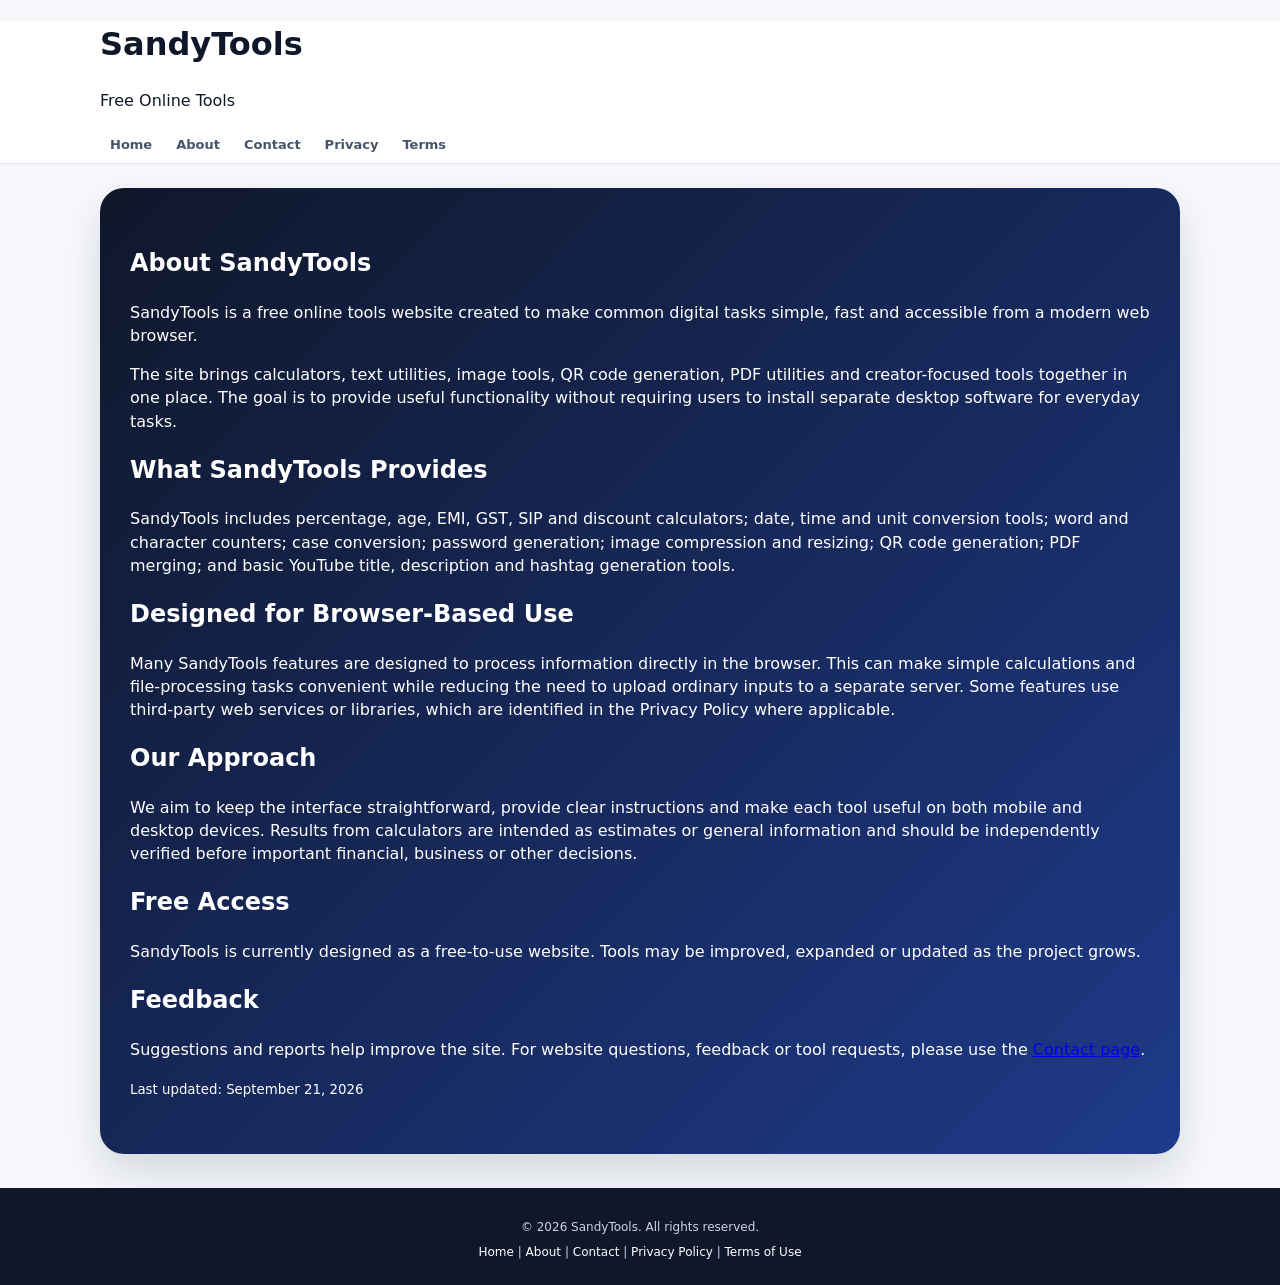
<file: about.html>
<!DOCTYPE html>
<html lang="en">
<head>
<meta charset="UTF-8">
<meta name="viewport" content="width=device-width, initial-scale=1.0">
<title>About SandyTools - Free Online Tools</title>
<meta name="description" content="Learn about SandyTools, a free online tools website offering calculators, image tools, QR tools, PDF tools, text utilities and creator tools.">
<meta name="robots" content="index, follow">
<link rel="canonical" href="https://sandeep0181.github.io/SandyTools/about.html">
<meta property="og:title" content="About SandyTools - Free Online Tools">
<meta property="og:description" content="Learn about SandyTools and the free browser-based tools available on the site.">
<meta property="og:type" content="website">
<meta property="og:url" content="https://sandeep0181.github.io/SandyTools/about.html">
<link rel="stylesheet" href="style.css">
</head>
<body>
<header>
<div class="wrap">
<h1>SandyTools</h1>
<p>Free Online Tools</p>
<nav class="site-nav" aria-label="Main navigation">
<a href="./">Home</a>
<a href="about.html">About</a>
<a href="contact.html">Contact</a>
<a href="privacy.html">Privacy</a>
<a href="terms.html">Terms</a>
</nav>
</div>
</header>
<main class="wrap">
<section class="hero">
<h2>About SandyTools</h2>
<p>SandyTools is a free online tools website created to make common digital tasks simple, fast and accessible from a modern web browser.</p>
<p>The site brings calculators, text utilities, image tools, QR code generation, PDF utilities and creator-focused tools together in one place. The goal is to provide useful functionality without requiring users to install separate desktop software for everyday tasks.</p>
<h2>What SandyTools Provides</h2>
<p>SandyTools includes percentage, age, EMI, GST, SIP and discount calculators; date, time and unit conversion tools; word and character counters; case conversion; password generation; image compression and resizing; QR code generation; PDF merging; and basic YouTube title, description and hashtag generation tools.</p>
<h2>Designed for Browser-Based Use</h2>
<p>Many SandyTools features are designed to process information directly in the browser. This can make simple calculations and file-processing tasks convenient while reducing the need to upload ordinary inputs to a separate server. Some features use third-party web services or libraries, which are identified in the Privacy Policy where applicable.</p>
<h2>Our Approach</h2>
<p>We aim to keep the interface straightforward, provide clear instructions and make each tool useful on both mobile and desktop devices. Results from calculators are intended as estimates or general information and should be independently verified before important financial, business or other decisions.</p>
<h2>Free Access</h2>
<p>SandyTools is currently designed as a free-to-use website. Tools may be improved, expanded or updated as the project grows.</p>
<h2>Feedback</h2>
<p>Suggestions and reports help improve the site. For website questions, feedback or tool requests, please use the <a href="contact.html">Contact page</a>.</p>
<p><small>Last updated: September 21, 2026</small></p>
</section>
</main>
<footer>
<div class="wrap">
<p>© 2026 SandyTools. All rights reserved.</p>
<p><a href="./">Home</a> | <a href="about.html">About</a> | <a href="contact.html">Contact</a> | <a href="privacy.html">Privacy Policy</a> | <a href="terms.html">Terms of Use</a></p>
</div>
</footer>
</body>
</html>
</file>
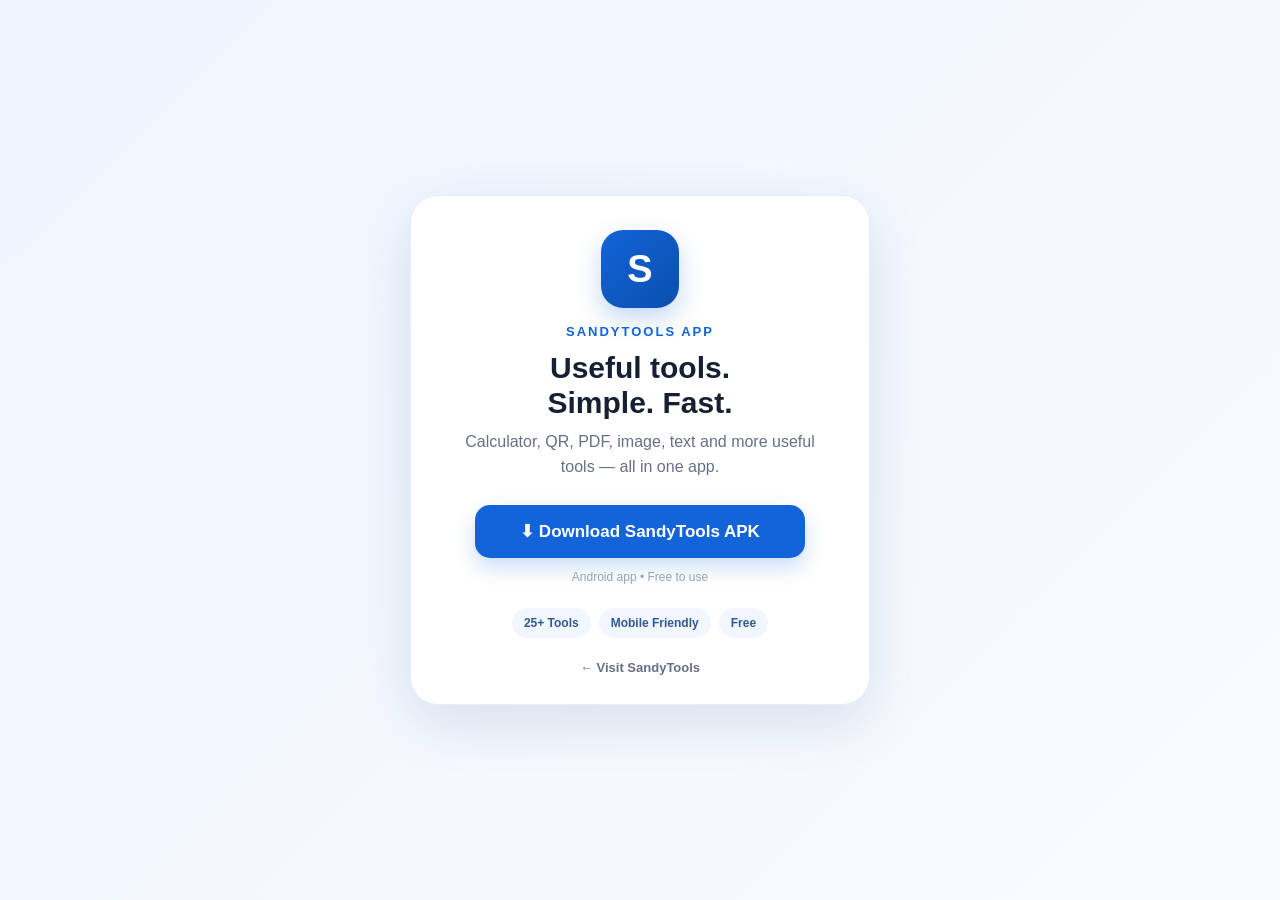
<file: app.html>
<!DOCTYPE html>
<html lang="en">
<head>
<meta charset="UTF-8">
<meta name="viewport" content="width=device-width, initial-scale=1.0">
<meta name="theme-color" content="#1264d8">
<title>SandyTools App — Download</title>
<meta name="description" content="Download the SandyTools Android app — useful tools in one simple, fast app.">
<style>
*{box-sizing:border-box}
body{margin:0;min-height:100vh;font-family:Inter,Arial,sans-serif;background:linear-gradient(135deg,#eef5ff,#f8fbff);color:#172033;display:flex;align-items:center;justify-content:center;padding:20px}
.card{width:100%;max-width:460px;background:#fff;border:1px solid #e7edf7;border-radius:28px;padding:34px 24px 28px;text-align:center;box-shadow:0 18px 55px rgba(18,52,100,.12)}
.logo{width:78px;height:78px;margin:0 auto 16px;border-radius:22px;background:linear-gradient(135deg,#1264d8,#0b4fae);color:#fff;display:grid;place-items:center;font-size:38px;font-weight:900;box-shadow:0 10px 24px rgba(18,100,216,.25)}
.brand{font-size:13px;font-weight:800;letter-spacing:2px;color:#1264d8}
h1{font-size:30px;line-height:1.15;margin:12px 0 10px}
p{margin:0 auto;color:#667085;line-height:1.55;max-width:350px}
.download{display:block;margin:25px auto 12px;max-width:330px;padding:16px 22px;border-radius:15px;background:#1264d8;color:#fff;text-decoration:none;font-size:17px;font-weight:800;box-shadow:0 9px 20px rgba(18,100,216,.22)}
.download:active{transform:scale(.98)}
.note{font-size:12px;color:#98a2b3;margin-top:10px}
.features{display:flex;justify-content:center;gap:8px;flex-wrap:wrap;margin-top:24px}
.features span{padding:8px 12px;border-radius:999px;background:#f1f6ff;color:#315a91;font-size:12px;font-weight:700}
.home{display:inline-block;margin-top:22px;color:#667085;text-decoration:none;font-size:13px;font-weight:600}
</style>
</head>
<body>
<main class="card">
  <div class="logo" aria-label="SandyTools logo">S</div>
  <div class="brand">SANDYTOOLS APP</div>
  <h1>Useful tools.<br>Simple. Fast.</h1>
  <p>Calculator, QR, PDF, image, text and more useful tools — all in one app.</p>
  <a class="download" href="https://github.com/SANDEEP0181/SandyTools/releases/download/v1.0.3/app-debug.apk">⬇ Download SandyTools APK</a>
  <div class="note">Android app • Free to use</div>
  <div class="features"><span>25+ Tools</span><span>Mobile Friendly</span><span>Free</span></div>
  <a class="home" href="./">← Visit SandyTools</a>
</main>
</body>
</html>
</file>
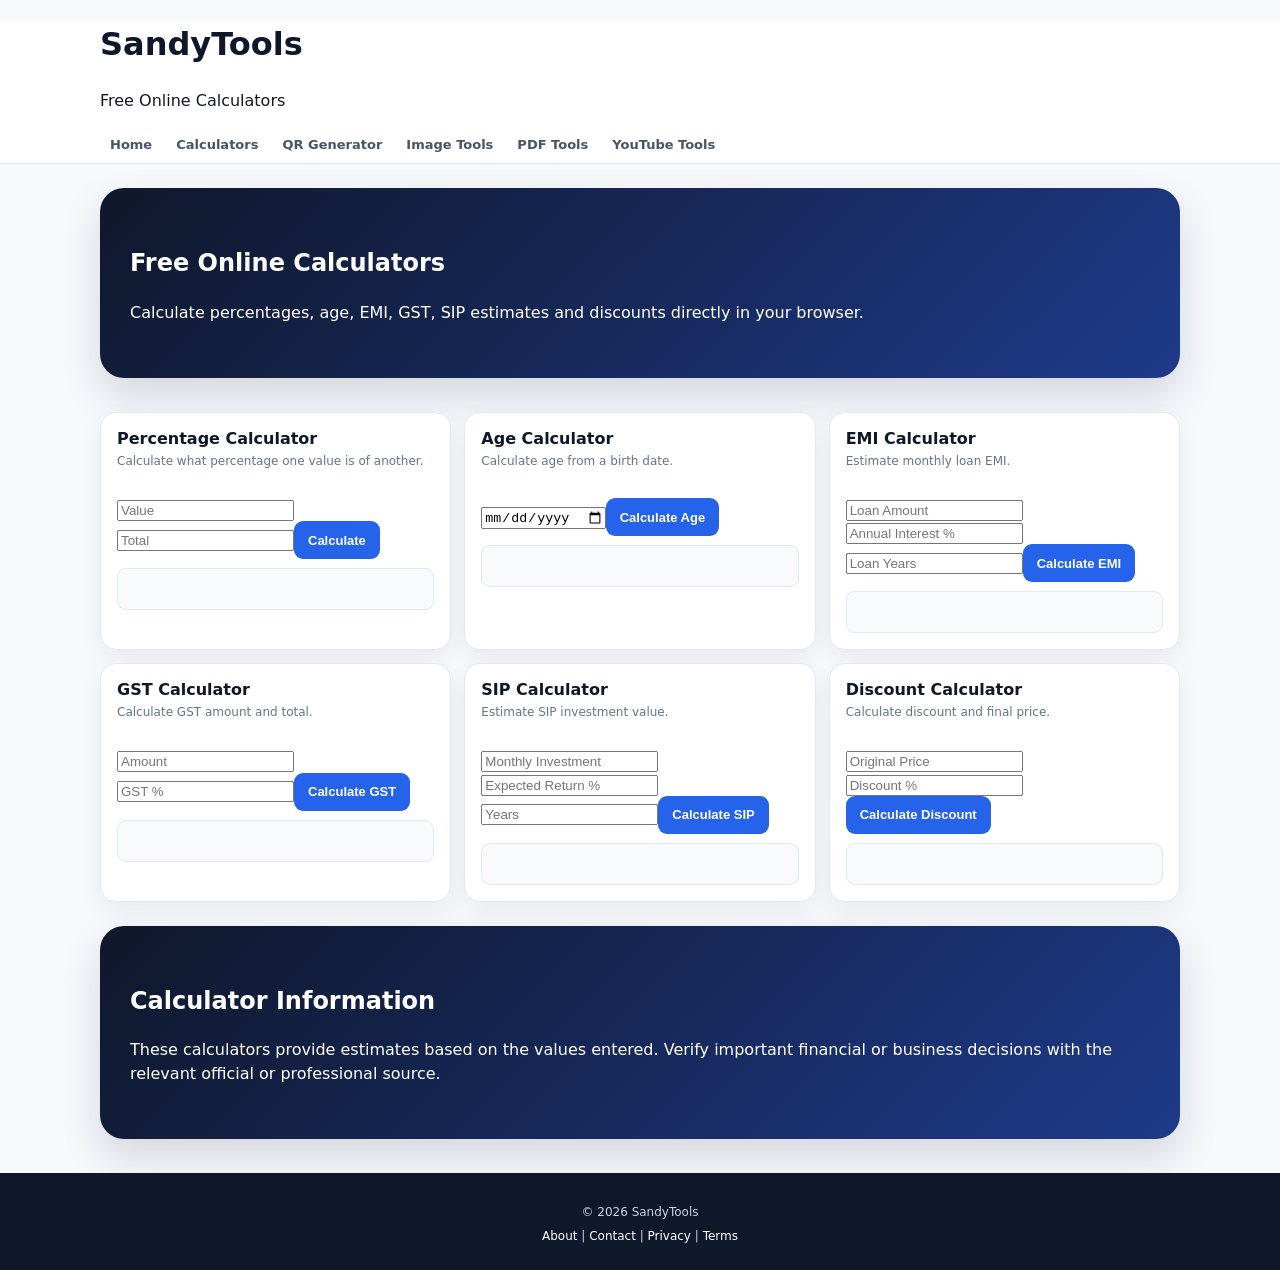
<file: calculator.html>
<!DOCTYPE html>
<html lang="en">
<head>
<meta charset="UTF-8"><meta name="viewport" content="width=device-width, initial-scale=1.0">
<title>Free Online Calculators - SandyTools</title>
<meta name="description" content="Use free online percentage, age, EMI, GST, SIP and discount calculators from SandyTools. Fast browser-based calculators for everyday use.">
<meta name="robots" content="index, follow">
<link rel="canonical" href="https://sandeep0181.github.io/SandyTools/calculator.html">
<meta property="og:title" content="Free Online Calculators - SandyTools"><meta property="og:description" content="Free percentage, age, EMI, GST, SIP and discount calculators."><meta property="og:type" content="website"><meta property="og:url" content="https://sandeep0181.github.io/SandyTools/calculator.html">
<link rel="stylesheet" href="style.css">
</head><body><header><div class="wrap"><h1>SandyTools</h1><p>Free Online Calculators</p><nav class="site-nav"><a href="./">Home</a><a href="calculator.html">Calculators</a><a href="qr-generator.html">QR Generator</a><a href="image-tools.html">Image Tools</a><a href="pdf-tools.html">PDF Tools</a><a href="youtube-tools.html">YouTube Tools</a></nav></div></header>
<main class="wrap"><section class="hero"><h2>Free Online Calculators</h2><p>Calculate percentages, age, EMI, GST, SIP estimates and discounts directly in your browser.</p></section>
<div class="tool-grid">
<div class="tool-box"><h3>Percentage Calculator</h3><p>Calculate what percentage one value is of another.</p><input id="percentValue" type="number" placeholder="Value"><input id="percentTotal" type="number" placeholder="Total"><button onclick="calculatePercentage()">Calculate</button><div id="percentResult" class="result"></div></div>
<div class="tool-box"><h3>Age Calculator</h3><p>Calculate age from a birth date.</p><input id="birthDate" type="date"><button onclick="calculateAge()">Calculate Age</button><div id="ageResult" class="result"></div></div>
<div class="tool-box"><h3>EMI Calculator</h3><p>Estimate monthly loan EMI.</p><input id="loanAmount" type="number" placeholder="Loan Amount"><input id="interestRate" type="number" placeholder="Annual Interest %"><input id="loanYears" type="number" placeholder="Loan Years"><button onclick="calculateEMI()">Calculate EMI</button><div id="emiResult" class="result"></div></div>
<div class="tool-box"><h3>GST Calculator</h3><p>Calculate GST amount and total.</p><input id="gstAmount" type="number" placeholder="Amount"><input id="gstRate" type="number" placeholder="GST %"><button onclick="calculateGST()">Calculate GST</button><div id="gstResult" class="result"></div></div>
<div class="tool-box"><h3>SIP Calculator</h3><p>Estimate SIP investment value.</p><input id="sipMonthly" type="number" placeholder="Monthly Investment"><input id="sipRate" type="number" placeholder="Expected Return %"><input id="sipYears" type="number" placeholder="Years"><button onclick="calculateSIP()">Calculate SIP</button><div id="sipResult" class="result"></div></div>
<div class="tool-box"><h3>Discount Calculator</h3><p>Calculate discount and final price.</p><input id="discountPrice" type="number" placeholder="Original Price"><input id="discountRate" type="number" placeholder="Discount %"><button onclick="calculateDiscount()">Calculate Discount</button><div id="discountResult" class="result"></div></div>
</div>
<section class="hero"><h2>Calculator Information</h2><p>These calculators provide estimates based on the values entered. Verify important financial or business decisions with the relevant official or professional source.</p></section></main>
<footer><div class="wrap"><p>© 2026 SandyTools</p><p><a href="about.html">About</a> | <a href="contact.html">Contact</a> | <a href="privacy.html">Privacy</a> | <a href="terms.html">Terms</a></p></div></footer>
<script src="script.js"></script></body></html>
</file>
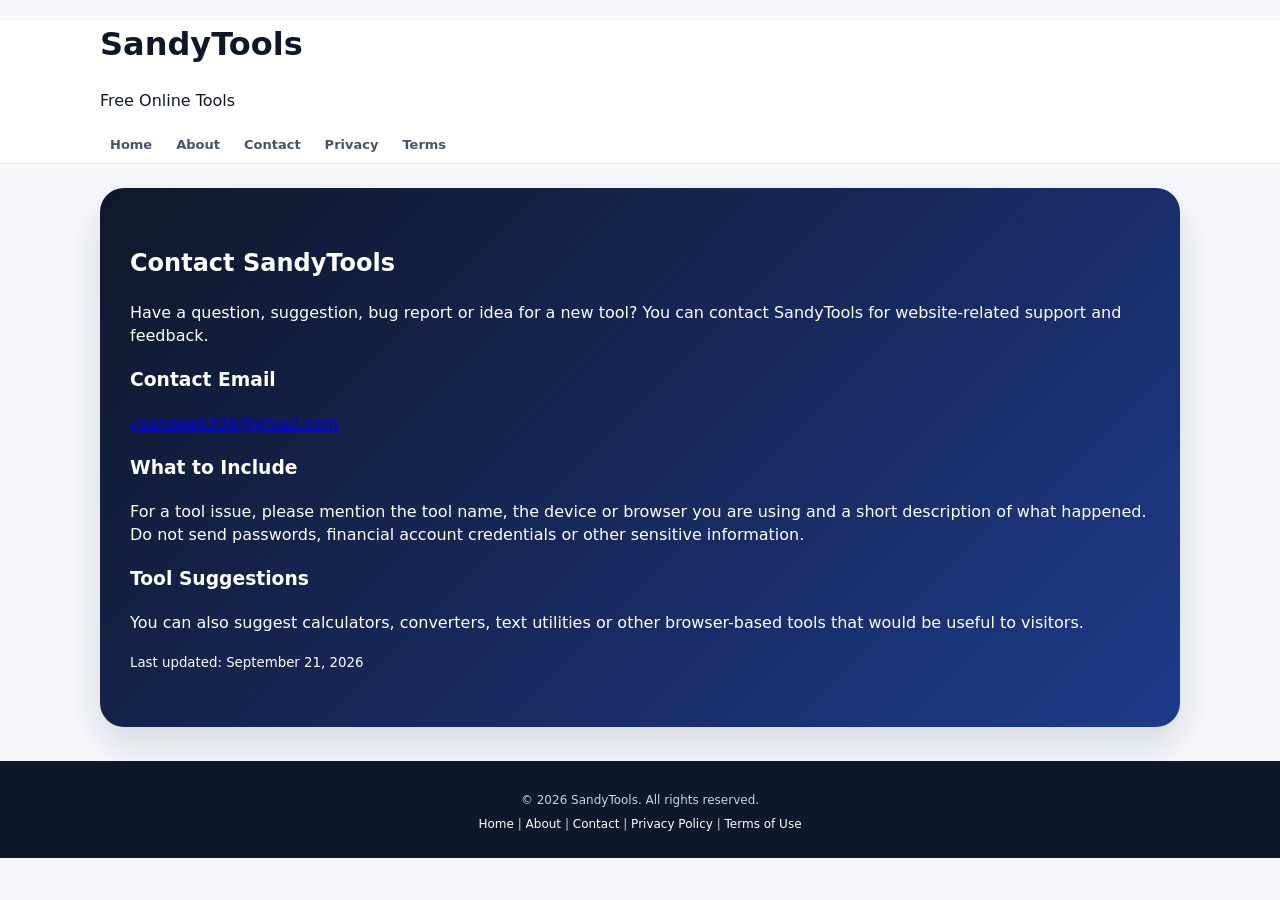
<file: contact.html>
<!DOCTYPE html>
<html lang="en">
<head>
<meta charset="UTF-8">
<meta name="viewport" content="width=device-width, initial-scale=1.0">
<title>Contact SandyTools - Questions, Feedback & Suggestions</title>
<meta name="description" content="Contact SandyTools for questions, feedback, suggestions, tool requests and website-related support.">
<meta name="robots" content="index, follow">
<link rel="canonical" href="https://sandeep0181.github.io/SandyTools/contact.html">
<meta property="og:title" content="Contact SandyTools">
<meta property="og:description" content="Contact SandyTools for questions, feedback and tool suggestions.">
<meta property="og:type" content="website">
<meta property="og:url" content="https://sandeep0181.github.io/SandyTools/contact.html">
<link rel="stylesheet" href="style.css">
</head>
<body>
<header>
<div class="wrap">
<h1>SandyTools</h1>
<p>Free Online Tools</p>
<nav class="site-nav" aria-label="Main navigation">
<a href="./">Home</a>
<a href="about.html">About</a>
<a href="contact.html">Contact</a>
<a href="privacy.html">Privacy</a>
<a href="terms.html">Terms</a>
</nav>
</div>
</header>
<main class="wrap">
<section class="hero">
<h2>Contact SandyTools</h2>
<p>Have a question, suggestion, bug report or idea for a new tool? You can contact SandyTools for website-related support and feedback.</p>
<h3>Contact Email</h3>
<p><a href="mailto:ysandeep336@gmail.com">ysandeep336@gmail.com</a></p>
<h3>What to Include</h3>
<p>For a tool issue, please mention the tool name, the device or browser you are using and a short description of what happened. Do not send passwords, financial account credentials or other sensitive information.</p>
<h3>Tool Suggestions</h3>
<p>You can also suggest calculators, converters, text utilities or other browser-based tools that would be useful to visitors.</p>
<p><small>Last updated: September 21, 2026</small></p>
</section>
</main>
<footer>
<div class="wrap">
<p>© 2026 SandyTools. All rights reserved.</p>
<p><a href="./">Home</a> | <a href="about.html">About</a> | <a href="contact.html">Contact</a> | <a href="privacy.html">Privacy Policy</a> | <a href="terms.html">Terms of Use</a></p>
</div>
</footer>
</body>
</html>
</file>
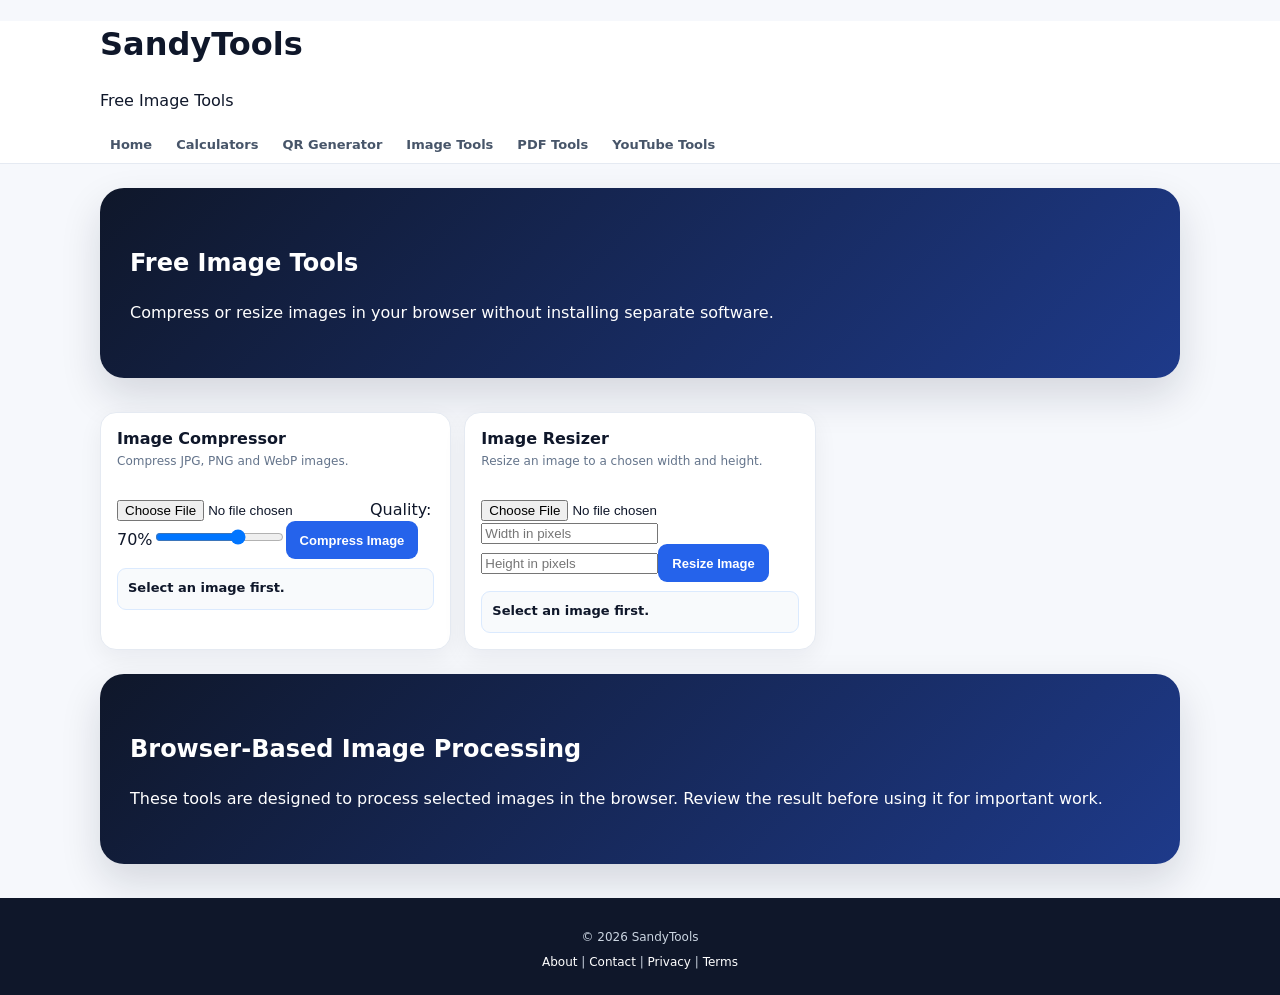
<file: image-tools.html>
<!DOCTYPE html>
<html lang="en">
<head>
<meta charset="UTF-8"><meta name="viewport" content="width=device-width, initial-scale=1.0">
<title>Free Image Tools - Compressor & Resizer | SandyTools</title>
<meta name="description" content="Use free browser-based image tools from SandyTools to compress and resize JPG, PNG and WebP images.">
<meta name="robots" content="index, follow"><link rel="canonical" href="https://sandeep0181.github.io/SandyTools/image-tools.html">
<meta property="og:title" content="Free Image Tools - SandyTools"><meta property="og:description" content="Compress and resize images directly in your browser."><meta property="og:type" content="website"><meta property="og:url" content="https://sandeep0181.github.io/SandyTools/image-tools.html">
<link rel="stylesheet" href="style.css">
</head><body><header><div class="wrap"><h1>SandyTools</h1><p>Free Image Tools</p><nav class="site-nav"><a href="./">Home</a><a href="calculator.html">Calculators</a><a href="qr-generator.html">QR Generator</a><a href="image-tools.html">Image Tools</a><a href="pdf-tools.html">PDF Tools</a><a href="youtube-tools.html">YouTube Tools</a></nav></div></header>
<main class="wrap"><section class="hero"><h2>Free Image Tools</h2><p>Compress or resize images in your browser without installing separate software.</p></section>
<div class="tool-grid"><div class="tool-box"><h3>Image Compressor</h3><p>Compress JPG, PNG and WebP images.</p><input type="file" id="compressImage" accept="image/*"><label>Quality: <span id="qualityValue">70</span>%</label><input type="range" id="compressQuality" min="10" max="100" value="70" oninput="document.getElementById('qualityValue').innerText=this.value"><button onclick="compressImageFile()">Compress Image</button><div id="compressResult" class="result">Select an image first.</div></div>
<div class="tool-box"><h3>Image Resizer</h3><p>Resize an image to a chosen width and height.</p><input type="file" id="resizeImage" accept="image/*"><input type="number" id="resizeWidth" placeholder="Width in pixels"><input type="number" id="resizeHeight" placeholder="Height in pixels"><button onclick="resizeImageFile()">Resize Image</button><div id="resizeResult" class="result">Select an image first.</div></div></div>
<section class="hero"><h2>Browser-Based Image Processing</h2><p>These tools are designed to process selected images in the browser. Review the result before using it for important work.</p></section></main>
<footer><div class="wrap"><p>© 2026 SandyTools</p><p><a href="about.html">About</a> | <a href="contact.html">Contact</a> | <a href="privacy.html">Privacy</a> | <a href="terms.html">Terms</a></p></div></footer>
<script src="script.js"></script></body></html>
</file>
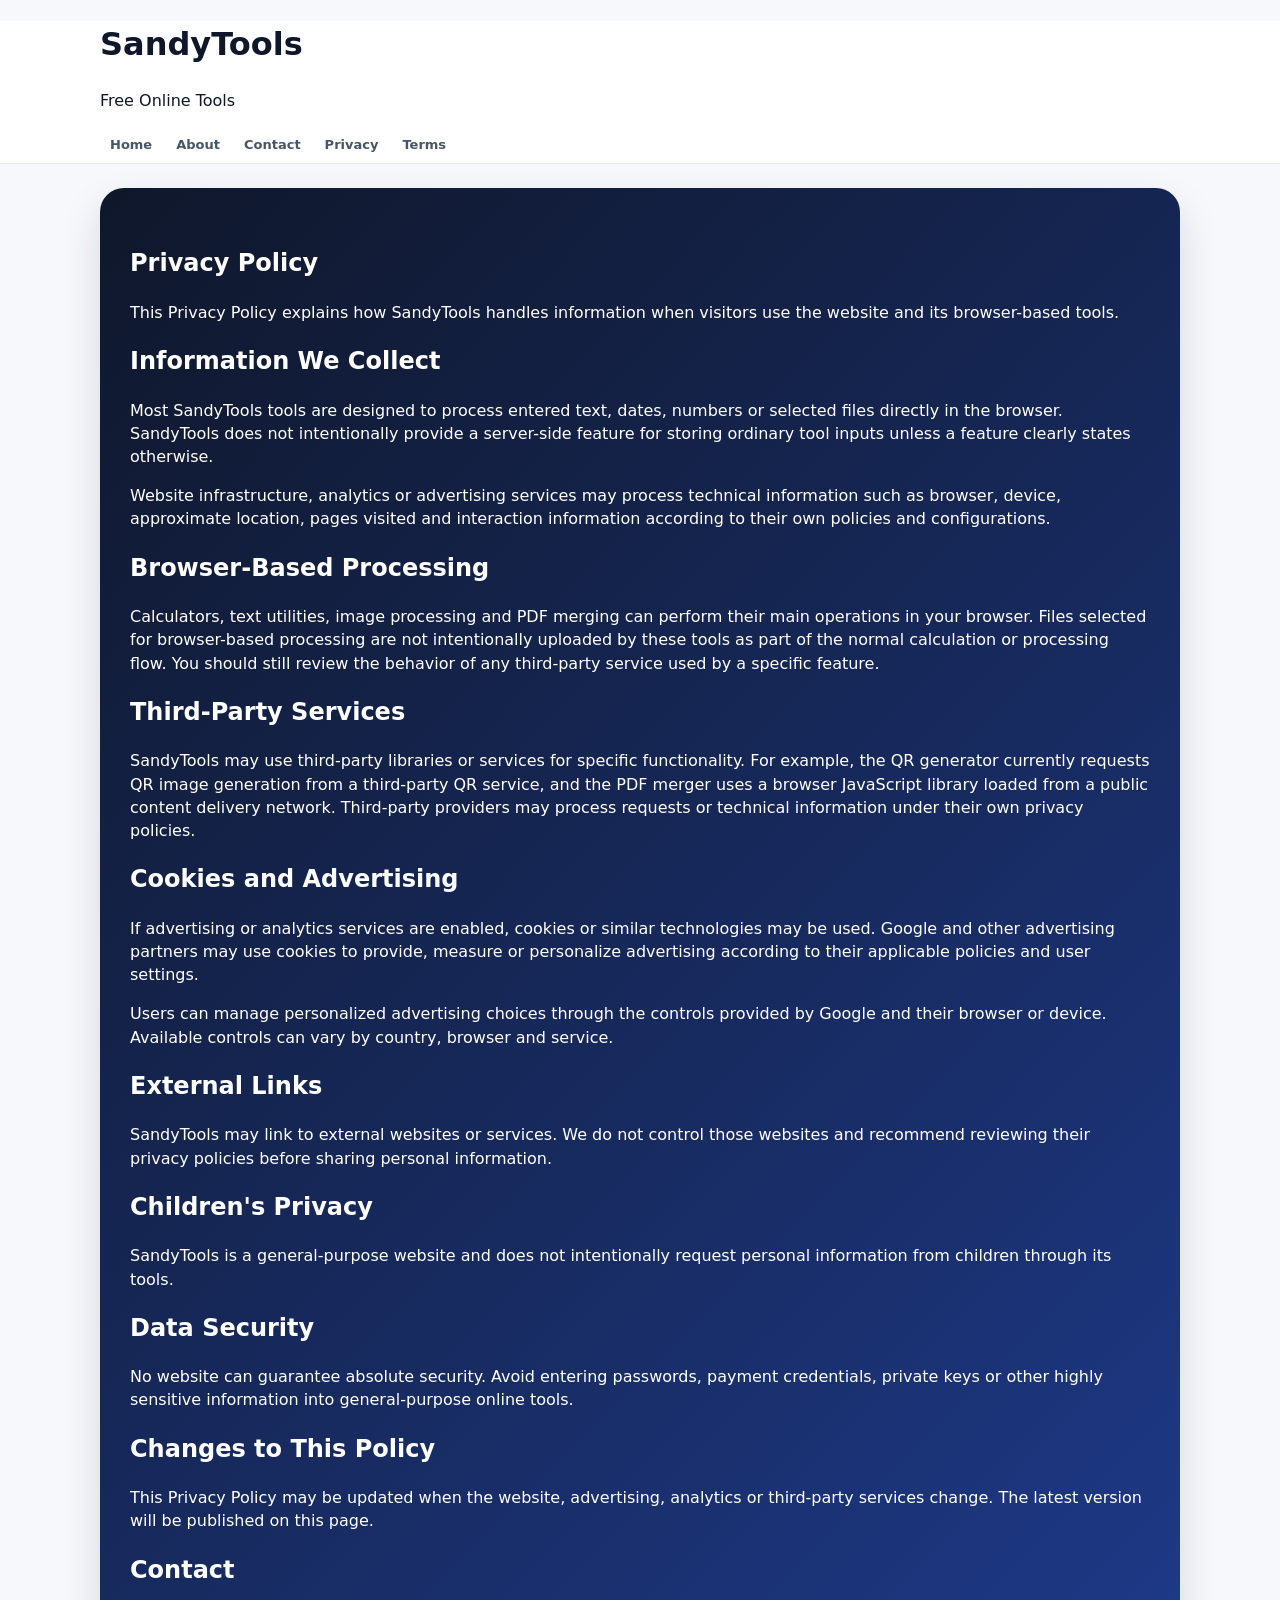
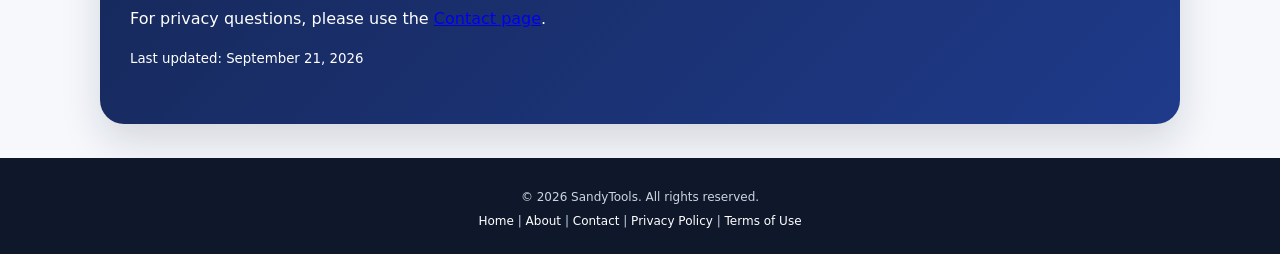
<file: privacy.html>
<!DOCTYPE html>
<html lang="en">
<head>
<meta charset="UTF-8">
<meta name="viewport" content="width=device-width, initial-scale=1.0">
<title>Privacy Policy - SandyTools</title>
<meta name="description" content="Read the SandyTools Privacy Policy, including information about browser-based processing, cookies, advertising, analytics and third-party services.">
<meta name="robots" content="index, follow">
<link rel="canonical" href="https://sandeep0181.github.io/SandyTools/privacy.html">
<meta property="og:title" content="Privacy Policy - SandyTools">
<meta property="og:description" content="Learn how SandyTools handles browser-based tool inputs, cookies, advertising and third-party services.">
<meta property="og:type" content="website">
<meta property="og:url" content="https://sandeep0181.github.io/SandyTools/privacy.html">
<link rel="stylesheet" href="style.css">
</head>
<body>
<header>
<div class="wrap">
<h1>SandyTools</h1><p>Free Online Tools</p>
<nav class="site-nav" aria-label="Main navigation">
<a href="./">Home</a><a href="about.html">About</a><a href="contact.html">Contact</a><a href="privacy.html">Privacy</a><a href="terms.html">Terms</a>
</nav>
</div>
</header>
<main class="wrap"><section class="hero">
<h2>Privacy Policy</h2>
<p>This Privacy Policy explains how SandyTools handles information when visitors use the website and its browser-based tools.</p>
<h2>Information We Collect</h2>
<p>Most SandyTools tools are designed to process entered text, dates, numbers or selected files directly in the browser. SandyTools does not intentionally provide a server-side feature for storing ordinary tool inputs unless a feature clearly states otherwise.</p>
<p>Website infrastructure, analytics or advertising services may process technical information such as browser, device, approximate location, pages visited and interaction information according to their own policies and configurations.</p>
<h2>Browser-Based Processing</h2>
<p>Calculators, text utilities, image processing and PDF merging can perform their main operations in your browser. Files selected for browser-based processing are not intentionally uploaded by these tools as part of the normal calculation or processing flow. You should still review the behavior of any third-party service used by a specific feature.</p>
<h2>Third-Party Services</h2>
<p>SandyTools may use third-party libraries or services for specific functionality. For example, the QR generator currently requests QR image generation from a third-party QR service, and the PDF merger uses a browser JavaScript library loaded from a public content delivery network. Third-party providers may process requests or technical information under their own privacy policies.</p>
<h2>Cookies and Advertising</h2>
<p>If advertising or analytics services are enabled, cookies or similar technologies may be used. Google and other advertising partners may use cookies to provide, measure or personalize advertising according to their applicable policies and user settings.</p>
<p>Users can manage personalized advertising choices through the controls provided by Google and their browser or device. Available controls can vary by country, browser and service.</p>
<h2>External Links</h2>
<p>SandyTools may link to external websites or services. We do not control those websites and recommend reviewing their privacy policies before sharing personal information.</p>
<h2>Children's Privacy</h2>
<p>SandyTools is a general-purpose website and does not intentionally request personal information from children through its tools.</p>
<h2>Data Security</h2>
<p>No website can guarantee absolute security. Avoid entering passwords, payment credentials, private keys or other highly sensitive information into general-purpose online tools.</p>
<h2>Changes to This Policy</h2>
<p>This Privacy Policy may be updated when the website, advertising, analytics or third-party services change. The latest version will be published on this page.</p>
<h2>Contact</h2>
<p>For privacy questions, please use the <a href="contact.html">Contact page</a>.</p>
<p><small>Last updated: September 21, 2026</small></p>
</section></main>
<footer><div class="wrap">
<p>© 2026 SandyTools. All rights reserved.</p>
<p><a href="./">Home</a> | <a href="about.html">About</a> | <a href="contact.html">Contact</a> | <a href="privacy.html">Privacy Policy</a> | <a href="terms.html">Terms of Use</a></p>
</div></footer>
</body>
</html>
</file>
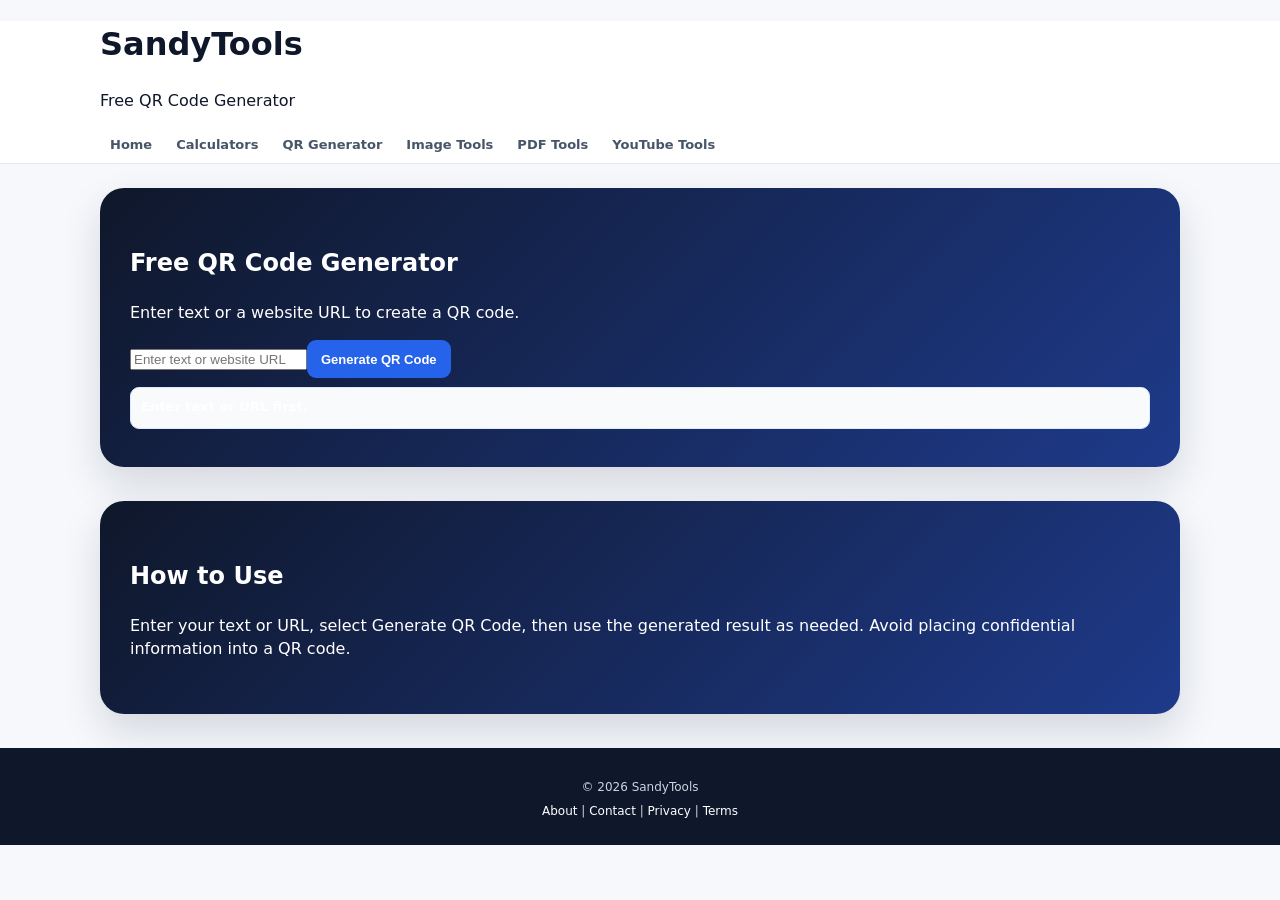
<file: qr-generator.html>
<!DOCTYPE html>
<html lang="en">
<head>
<meta charset="UTF-8"><meta name="viewport" content="width=device-width, initial-scale=1.0">
<title>Free QR Code Generator - SandyTools</title>
<meta name="description" content="Create a free QR code from text or a website URL with the SandyTools online QR Code Generator.">
<meta name="robots" content="index, follow"><link rel="canonical" href="https://sandeep0181.github.io/SandyTools/qr-generator.html">
<meta property="og:title" content="Free QR Code Generator - SandyTools"><meta property="og:description" content="Generate QR codes from text or URLs online."><meta property="og:type" content="website"><meta property="og:url" content="https://sandeep0181.github.io/SandyTools/qr-generator.html">
<link rel="stylesheet" href="style.css">
</head><body><header><div class="wrap"><h1>SandyTools</h1><p>Free QR Code Generator</p><nav class="site-nav"><a href="./">Home</a><a href="calculator.html">Calculators</a><a href="qr-generator.html">QR Generator</a><a href="image-tools.html">Image Tools</a><a href="pdf-tools.html">PDF Tools</a><a href="youtube-tools.html">YouTube Tools</a></nav></div></header>
<main class="wrap"><section class="hero"><h2>Free QR Code Generator</h2><p>Enter text or a website URL to create a QR code.</p><input id="qrText" type="text" placeholder="Enter text or website URL"><button onclick="generateQR()">Generate QR Code</button><div id="qrResult" class="result">Enter text or URL first.</div></section>
<section class="hero"><h2>How to Use</h2><p>Enter your text or URL, select Generate QR Code, then use the generated result as needed. Avoid placing confidential information into a QR code.</p></section></main>
<footer><div class="wrap"><p>© 2026 SandyTools</p><p><a href="about.html">About</a> | <a href="contact.html">Contact</a> | <a href="privacy.html">Privacy</a> | <a href="terms.html">Terms</a></p></div></footer>
<script src="script.js"></script></body></html>
</file>
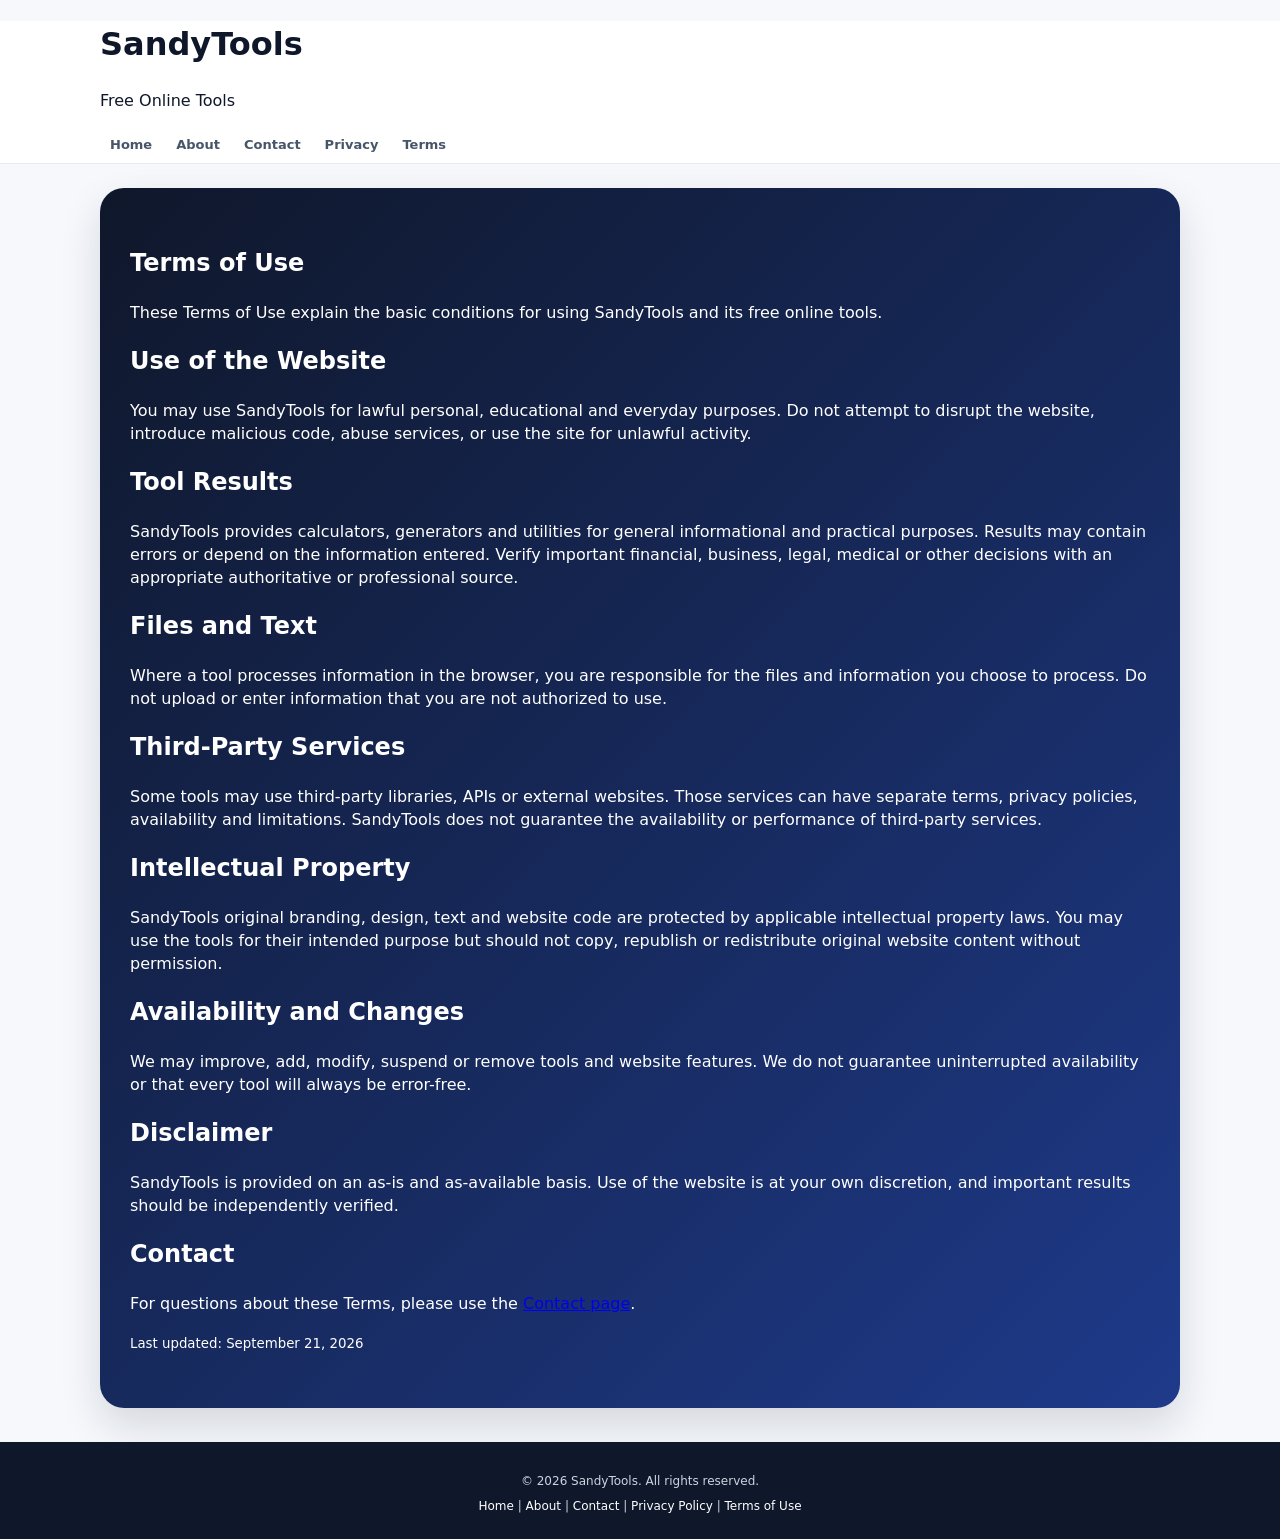
<file: terms.html>
<!DOCTYPE html>
<html lang="en">
<head>
<meta charset="UTF-8">
<meta name="viewport" content="width=device-width, initial-scale=1.0">
<title>Terms of Use - SandyTools</title>
<meta name="description" content="Read the SandyTools Terms of Use for calculators, generators, image tools, PDF utilities and other free online services.">
<meta name="robots" content="index, follow">
<link rel="canonical" href="https://sandeep0181.github.io/SandyTools/terms.html">
<meta property="og:title" content="Terms of Use - SandyTools">
<meta property="og:description" content="Terms for using SandyTools free online tools and website services.">
<meta property="og:type" content="website">
<meta property="og:url" content="https://sandeep0181.github.io/SandyTools/terms.html">
<link rel="stylesheet" href="style.css">
</head>
<body>
<header>
<div class="wrap">
<h1>SandyTools</h1><p>Free Online Tools</p>
<nav class="site-nav" aria-label="Main navigation">
<a href="./">Home</a><a href="about.html">About</a><a href="contact.html">Contact</a><a href="privacy.html">Privacy</a><a href="terms.html">Terms</a>
</nav>
</div>
</header>
<main class="wrap"><section class="hero">
<h2>Terms of Use</h2>
<p>These Terms of Use explain the basic conditions for using SandyTools and its free online tools.</p>
<h2>Use of the Website</h2>
<p>You may use SandyTools for lawful personal, educational and everyday purposes. Do not attempt to disrupt the website, introduce malicious code, abuse services, or use the site for unlawful activity.</p>
<h2>Tool Results</h2>
<p>SandyTools provides calculators, generators and utilities for general informational and practical purposes. Results may contain errors or depend on the information entered. Verify important financial, business, legal, medical or other decisions with an appropriate authoritative or professional source.</p>
<h2>Files and Text</h2>
<p>Where a tool processes information in the browser, you are responsible for the files and information you choose to process. Do not upload or enter information that you are not authorized to use.</p>
<h2>Third-Party Services</h2>
<p>Some tools may use third-party libraries, APIs or external websites. Those services can have separate terms, privacy policies, availability and limitations. SandyTools does not guarantee the availability or performance of third-party services.</p>
<h2>Intellectual Property</h2>
<p>SandyTools original branding, design, text and website code are protected by applicable intellectual property laws. You may use the tools for their intended purpose but should not copy, republish or redistribute original website content without permission.</p>
<h2>Availability and Changes</h2>
<p>We may improve, add, modify, suspend or remove tools and website features. We do not guarantee uninterrupted availability or that every tool will always be error-free.</p>
<h2>Disclaimer</h2>
<p>SandyTools is provided on an as-is and as-available basis. Use of the website is at your own discretion, and important results should be independently verified.</p>
<h2>Contact</h2>
<p>For questions about these Terms, please use the <a href="contact.html">Contact page</a>.</p>
<p><small>Last updated: September 21, 2026</small></p>
</section></main>
<footer><div class="wrap">
<p>© 2026 SandyTools. All rights reserved.</p>
<p><a href="./">Home</a> | <a href="about.html">About</a> | <a href="contact.html">Contact</a> | <a href="privacy.html">Privacy Policy</a> | <a href="terms.html">Terms of Use</a></p>
</div></footer>
</body>
</html>
</file>
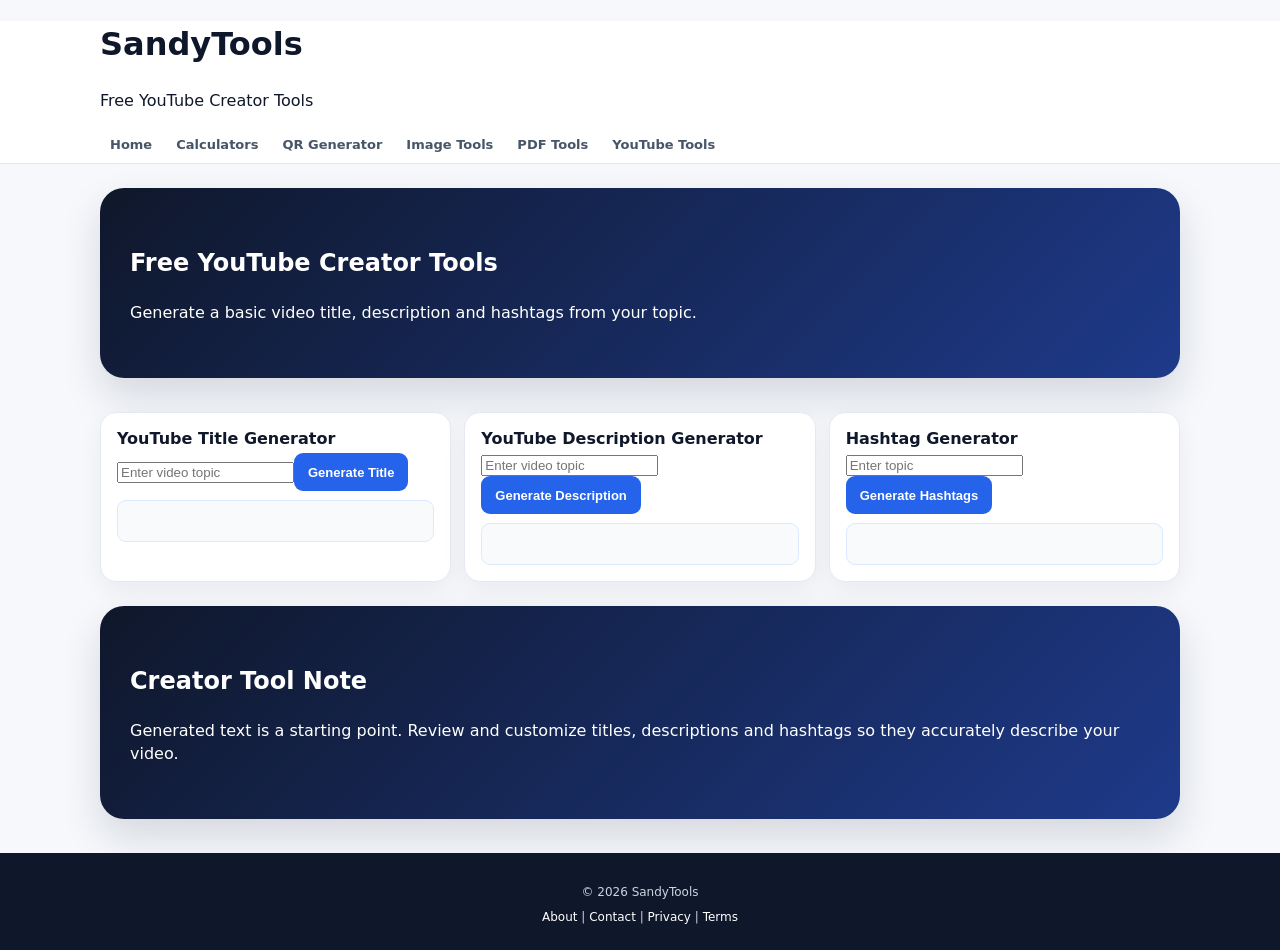
<file: youtube-tools.html>
<!DOCTYPE html>
<html lang="en">
<head>
<meta charset="UTF-8"><meta name="viewport" content="width=device-width, initial-scale=1.0">
<title>Free YouTube Tools - Title, Description & Hashtag Generator | SandyTools</title>
<meta name="description" content="Create YouTube titles, descriptions and hashtags with free browser-based creator tools from SandyTools.">
<meta name="robots" content="index, follow"><link rel="canonical" href="https://sandeep0181.github.io/SandyTools/youtube-tools.html">
<meta property="og:title" content="Free YouTube Tools - SandyTools"><meta property="og:description" content="Free YouTube title, description and hashtag generators."><meta property="og:type" content="website"><meta property="og:url" content="https://sandeep0181.github.io/SandyTools/youtube-tools.html">
<link rel="stylesheet" href="style.css">
</head><body><header><div class="wrap"><h1>SandyTools</h1><p>Free YouTube Creator Tools</p><nav class="site-nav"><a href="./">Home</a><a href="calculator.html">Calculators</a><a href="qr-generator.html">QR Generator</a><a href="image-tools.html">Image Tools</a><a href="pdf-tools.html">PDF Tools</a><a href="youtube-tools.html">YouTube Tools</a></nav></div></header>
<main class="wrap"><section class="hero"><h2>Free YouTube Creator Tools</h2><p>Generate a basic video title, description and hashtags from your topic.</p></section>
<div class="tool-grid"><div class="tool-box"><h3>YouTube Title Generator</h3><input id="titleTopic" placeholder="Enter video topic"><button onclick="generateTitle()">Generate Title</button><div id="titleResult" class="result"></div></div>
<div class="tool-box"><h3>YouTube Description Generator</h3><input id="descriptionTopic" placeholder="Enter video topic"><button onclick="generateDescription()">Generate Description</button><div id="descriptionResult" class="result"></div></div>
<div class="tool-box"><h3>Hashtag Generator</h3><input id="hashtagTopic" placeholder="Enter topic"><button onclick="generateHashtags()">Generate Hashtags</button><div id="hashtagResult" class="result"></div></div></div>
<section class="hero"><h2>Creator Tool Note</h2><p>Generated text is a starting point. Review and customize titles, descriptions and hashtags so they accurately describe your video.</p></section></main>
<footer><div class="wrap"><p>© 2026 SandyTools</p><p><a href="about.html">About</a> | <a href="contact.html">Contact</a> | <a href="privacy.html">Privacy</a> | <a href="terms.html">Terms</a></p></div></footer>
<script src="script.js"></script></body></html>
</file>
<file: style.css>
:root{--bg:#f6f8fc;--surface:#fff;--surface2:#f8fafc;--text:#0f172a;--muted:#64748b;--brand:#2563eb;--brand2:#1d4ed8;--border:#e5eaf2;--shadow:0 8px 24px rgba(15,23,42,.06)}
*{box-sizing:border-box}
html{scroll-behavior:smooth}
body{margin:0;background:var(--bg);color:var(--text);font-family:Inter,ui-sans-serif,system-ui,-apple-system,"Segoe UI",Arial,sans-serif;line-height:1.45}
.wrap{width:min(1080px,92%);margin:auto}
header{background:#fff;border-bottom:1px solid var(--border);position:sticky;top:0;z-index:20}
.topbar{min-height:70px;display:flex;align-items:center;justify-content:space-between;gap:20px}
.brand{display:flex;align-items:center;gap:10px;color:var(--text);text-decoration:none}
.brand-mark{width:38px;height:38px;border-radius:12px;background:linear-gradient(135deg,var(--brand),#60a5fa);color:#fff;display:grid;place-items:center;font-size:21px;font-weight:900;box-shadow:0 6px 16px rgba(37,99,235,.25)}
.brand strong{display:block;font-size:18px;line-height:1.1}
.brand small{display:block;color:var(--muted);font-size:11px;margin-top:2px}
.site-nav{display:flex;gap:4px;align-items:center;overflow:auto;white-space:nowrap}
.site-nav a{color:#475569;text-decoration:none;font-size:13px;font-weight:650;padding:8px 10px;border-radius:9px}
.site-nav a:hover{background:#eff6ff;color:var(--brand)}
.hero{margin:24px 0 34px;padding:38px 30px;border-radius:24px;background:linear-gradient(135deg,#0f172a 0%,#1e3a8a 100%);color:#fff;box-shadow:0 18px 40px rgba(15,23,42,.14)}
.hero-copy{text-align:center;max-width:720px;margin:auto}
.eyebrow{font-size:11px;letter-spacing:2px;font-weight:800;color:#bfdbfe}
.hero h1{font-size:clamp(30px,5vw,48px);line-height:1.05;letter-spacing:-1.5px;margin:10px 0}
.hero h1 span{color:#93c5fd}
.hero-copy p{margin:0 auto;color:#dbeafe;max-width:620px;font-size:15px}
.search-wrap{max-width:620px;margin:25px auto 14px;background:#fff;border-radius:14px;display:flex;align-items:center;padding:0 14px;box-shadow:0 8px 24px rgba(0,0,0,.16)}
.search-wrap span{font-size:25px;color:#64748b}
.search-wrap input{width:100%;border:0;outline:0;padding:15px 10px;font:inherit;font-size:15px;background:transparent}
.quick-links{display:flex;justify-content:center;gap:8px;flex-wrap:wrap}
.quick-links a{color:#e0ecff;border:1px solid rgba(255,255,255,.2);background:rgba(255,255,255,.08);padding:7px 11px;border-radius:999px;text-decoration:none;font-size:12px;font-weight:700}
.tool-section{margin:0 0 34px}
.section-heading{display:flex;align-items:end;justify-content:space-between;gap:15px;margin-bottom:13px}
.section-heading>div{display:flex;align-items:center;gap:9px}
.section-kicker{font-size:10px;color:var(--brand);font-weight:900;letter-spacing:1px;background:#dbeafe;padding:5px 7px;border-radius:7px}
.section-heading h2{margin:0;font-size:23px;letter-spacing:-.4px}
.section-heading p{margin:0;color:var(--muted);font-size:13px}
.tool-grid{display:grid;grid-template-columns:repeat(3,minmax(0,1fr));gap:13px}
.tool-box{background:var(--surface);border:1px solid var(--border);border-radius:16px;padding:16px;box-shadow:var(--shadow);min-width:0}
.tool-box:hover{border-color:#bfdbfe;box-shadow:0 12px 28px rgba(15,23,42,.08)}
.tool-info{min-width:0}
.tool-icon{width:38px;height:38px;border-radius:11px;background:#eff6ff;color:var(--brand);display:grid;place-items:center;font-weight:900;font-size:13px;margin-bottom:11px}
.tool-box h3{margin:0 0 4px;font-size:16px;line-height:1.25}
.tool-box p{margin:0 0 11px;color:var(--muted);font-size:12px;min-height:34px}
button{background:var(--brand);color:#fff;border:0;padding:9px 14px;border-radius:9px;font-weight:750;cursor:pointer;min-height:38px;font-size:13px}
button:hover{background:var(--brand2)}
button:focus-visible,input:focus-visible,textarea:focus-visible,select:focus-visible{outline:3px solid #bfdbfe;outline-offset:2px}
.tool-panel{display:none;margin-top:13px;padding-top:13px;border-top:1px solid var(--border)}
.tool-panel input,.tool-panel textarea,.tool-panel select{display:block;width:100%;padding:10px 11px;margin:7px 0;border:1px solid #d5dce7;border-radius:9px;font:inherit;font-size:13px;background:#fff}
.tool-panel label{display:block;margin:8px 0 4px;font-size:12px;color:var(--muted)}
.tool-panel input[type=range]{padding:0}
.result{min-height:42px;margin-top:9px;padding:10px;background:var(--surface2);border:1px solid #dbeafe;border-radius:9px;font-size:13px;font-weight:650;word-break:break-word}
.result a{color:var(--brand2);font-weight:750}
.hidden{display:none!important}
.compact-info{display:grid;grid-template-columns:repeat(3,1fr);gap:10px;margin:8px 0 34px}
.compact-info div{background:#fff;border:1px solid var(--border);border-radius:13px;padding:14px;text-align:center}
.compact-info strong,.compact-info span{display:block}
.compact-info strong{font-size:13px}.compact-info span{font-size:11px;color:var(--muted);margin-top:3px}
.seo-details{background:#fff;border:1px solid var(--border);border-radius:14px;padding:14px 16px;margin-bottom:35px;color:var(--muted);font-size:13px}
.seo-details summary{cursor:pointer;color:var(--text);font-weight:750}
.seo-details h3{color:var(--text);font-size:14px;margin-bottom:3px}
footer{background:#0f172a;color:#cbd5e1;padding:24px 0;text-align:center;font-size:12px}
footer strong{color:#fff;font-size:15px}
footer p{margin:7px 0 0}
footer a{color:#fff;text-decoration:none}
@media(max-width:900px){.tool-grid{grid-template-columns:repeat(2,minmax(0,1fr))}}
@media(max-width:650px){
.wrap{width:94%}
.topbar{min-height:62px}.site-nav{max-width:58vw}.site-nav a{font-size:12px;padding:7px 8px}
.hero{padding:30px 17px;margin-top:17px;border-radius:20px}.hero h1{font-size:34px}
.section-heading{align-items:start;flex-direction:column;gap:5px}.section-heading p{padding-left:0}
.tool-grid{grid-template-columns:repeat(2,minmax(0,1fr));gap:9px}
.tool-box{padding:13px;border-radius:13px}.tool-icon{width:32px;height:32px;border-radius:9px;font-size:11px;margin-bottom:9px}
.tool-box h3{font-size:14px}.tool-box p{font-size:11px;min-height:30px;margin-bottom:8px}
button{width:100%;padding:8px 9px;font-size:12px;min-height:36px}
.tool-panel{grid-column:1/-1}
.compact-info{grid-template-columns:1fr;gap:7px}
}
@media(max-width:380px){.brand small{display:none}.site-nav{max-width:52vw}.tool-box p{min-height:42px}}

.app-download-section{display:flex;align-items:center;justify-content:space-between;gap:24px;margin:0 0 34px;padding:24px;border:1px solid var(--border);border-radius:20px;background:linear-gradient(135deg,#fff,#eff6ff);box-shadow:var(--shadow)}
.app-download-copy{flex:1}
.app-download-copy .section-kicker{display:inline-block;margin-bottom:8px}
.app-download-copy h2{margin:0 0 6px;font-size:24px}
.app-download-copy p{margin:0 0 10px;color:var(--muted);font-size:13px}
.app-meta{font-size:12px;color:var(--muted);margin:8px 0 14px}
.app-actions{display:flex;gap:10px;flex-wrap:wrap}
.app-button{display:inline-flex;align-items:center;justify-content:center;text-decoration:none;border-radius:11px;padding:12px 18px;min-height:46px;font-size:14px;font-weight:850;cursor:pointer}
.app-button.primary{background:var(--brand);color:#fff}
.app-button.primary:hover{background:var(--brand2)}
.app-button.secondary{background:#eaf2ff;color:var(--brand2);border:1px solid #bfdbfe}
.apk-download-main,.apk-share-main{min-width:190px;min-height:50px;padding:13px 22px;font-size:15px;font-weight:900;letter-spacing:.1px}
.app-status{display:block;color:var(--muted);font-size:11px;margin-top:9px}
.app-icon-card{width:150px;min-width:150px;text-align:center;background:#fff;border:1px solid var(--border);border-radius:16px;padding:14px}
.app-icon{width:58px;height:58px;margin:0 auto 8px;border-radius:16px;background:linear-gradient(135deg,var(--brand),#60a5fa);color:#fff;display:grid;place-items:center;font-size:30px;font-weight:900}
.app-icon-card strong,.app-icon-card span{display:block}
.app-icon-card strong{font-size:14px}.app-icon-card span{font-size:11px;color:var(--muted);margin-top:2px}
@media(max-width:650px){.app-download-section{display:block;padding:18px}.app-icon-card{width:100%;min-width:0;margin-top:16px}.app-actions{display:grid;grid-template-columns:1fr 1fr}.app-button{width:100%}.apk-download-main,.apk-share-main{min-width:0;min-height:50px;font-size:15px}}
</file>
